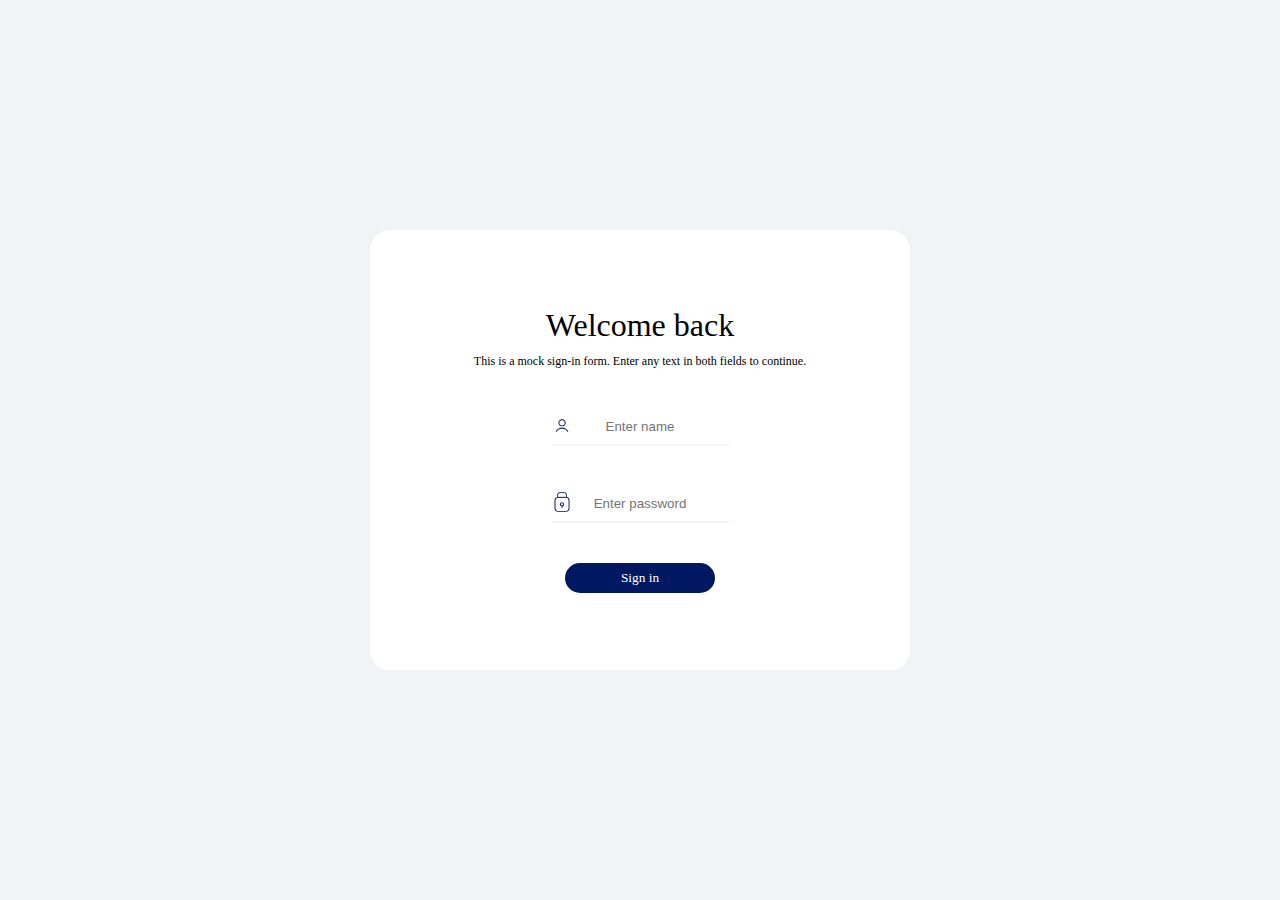
<file: index.html>
<!DOCTYPE html>
<html lang="en">
<head>
    <meta charset="UTF-8">
    <meta name="viewport" content="width=device-width, initial-scale=1.0">
    <title>Portfolio</title>
    <link rel="stylesheet" href="myStyles/stylesFirstPage.css">
</head>
<body onload="resetFields()">
    <div id="centerpiece">
        <label id="loginTitle">Welcome back</label>
        <label id="info">This is a mock sign-in form. Enter any text in both fields to continue.</label>

        <div class="input-container">
            <div class="input-wrapper">
                <img src="images/personIcon.png" alt="Name Logo" class="input-logo">
                <input id="nameInput" type="text" placeholder="Enter name">
            </div>
        </div>

        <div class="input-container">
            <div class="input-wrapper">
                <img src="images/passwordIcon.png" alt="Password Logo" class="input-logo">
                <input id="passwordInput" type="password" placeholder="Enter password">
            </div>
        </div>

        <button onclick= "validateAndNavigate()" id="loginButton" >Sign in</button>
    </div>
    <script src="scripts/index.js"></script>
</body>
</html>
</file>
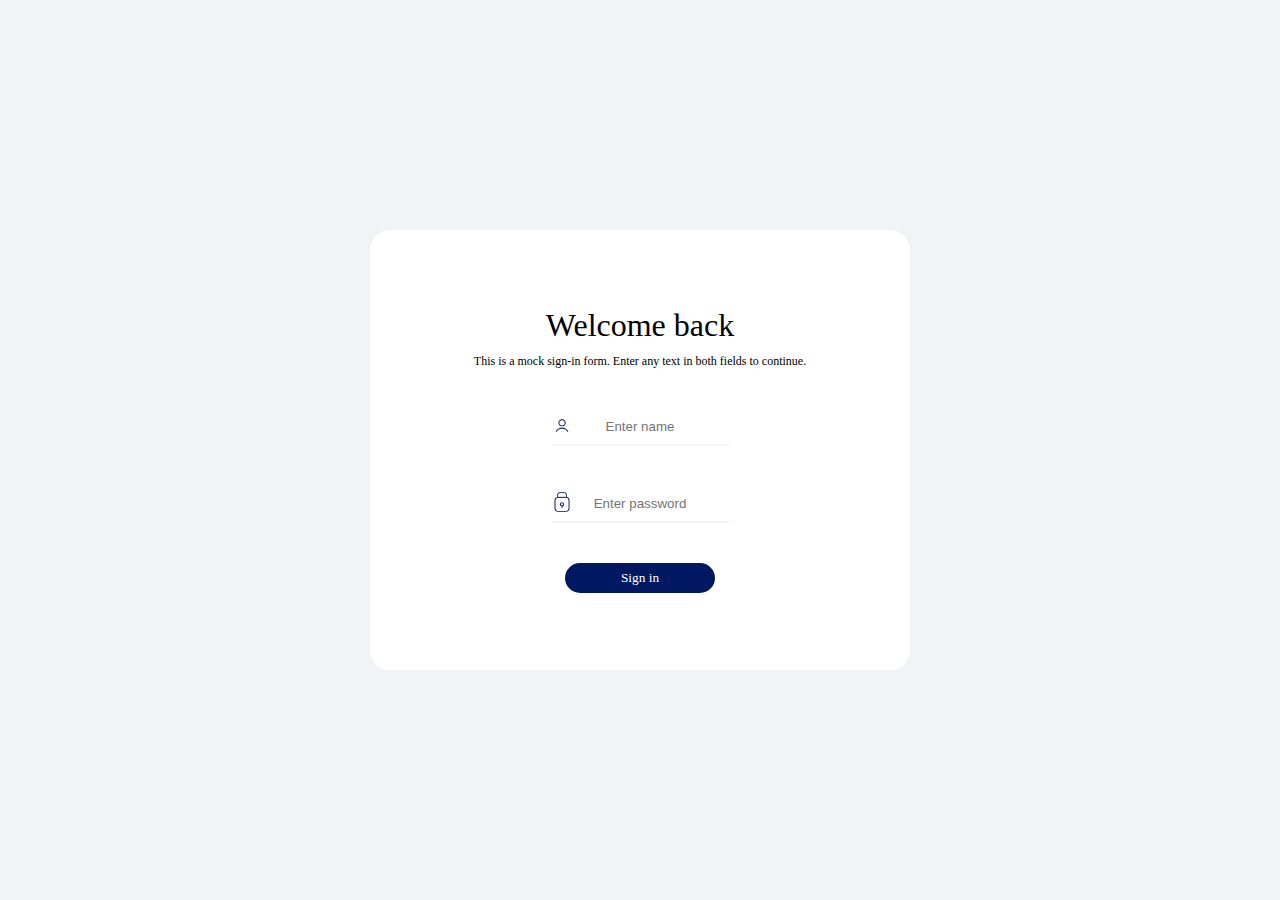
<file: local.html>
<!DOCTYPE html>
<html lang="en">
<head>
    <meta charset="UTF-8">
    <meta name="viewport" content="width=device-width, initial-scale=1.0">
    <title>Portfolio</title>
    <link rel="stylesheet" href="myStyles/stylesFirstPage.css">
</head>
<body onload="resetFields()">
    <div id="centerpiece">
        <label id="loginTitle">Welcome back</label>
        <label id="info">This is a mock sign-in form. Enter any text in both fields to continue.</label>

        <div class="input-container">
            <div class="input-wrapper">
                <img src="images/personIcon.png" alt="Name Logo" class="input-logo">
                <input id="nameInput" type="text" placeholder="Enter name">
            </div>
        </div>

        <div class="input-container">
            <div class="input-wrapper">
                <img src="images/passwordIcon.png" alt="Password Logo" class="input-logo">
                <input id="passwordInput" type="password" placeholder="Enter password">
            </div>
        </div>

        <button onclick= "validateAndNavigate()" id="loginButton" >Sign in</button>
    </div>
    <script src="scripts/index.js"></script>
</body>
</html>
</file>
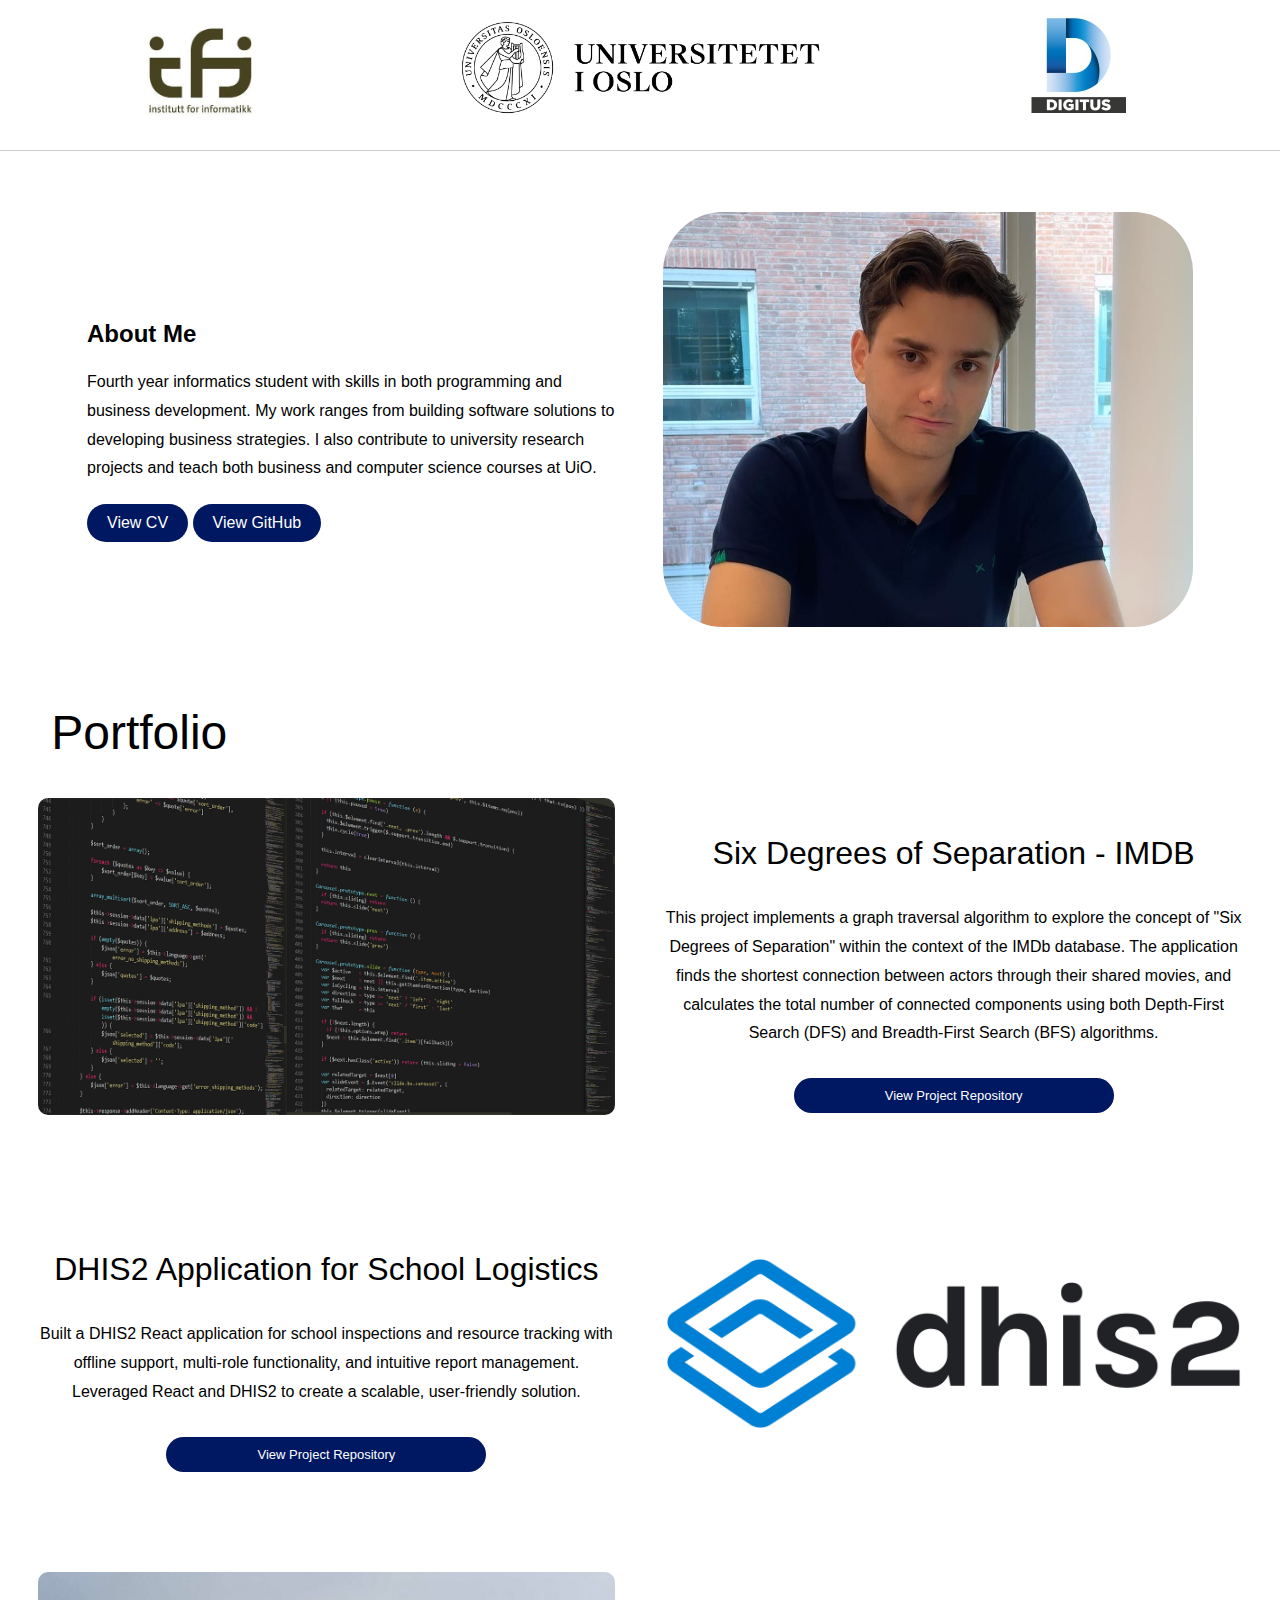
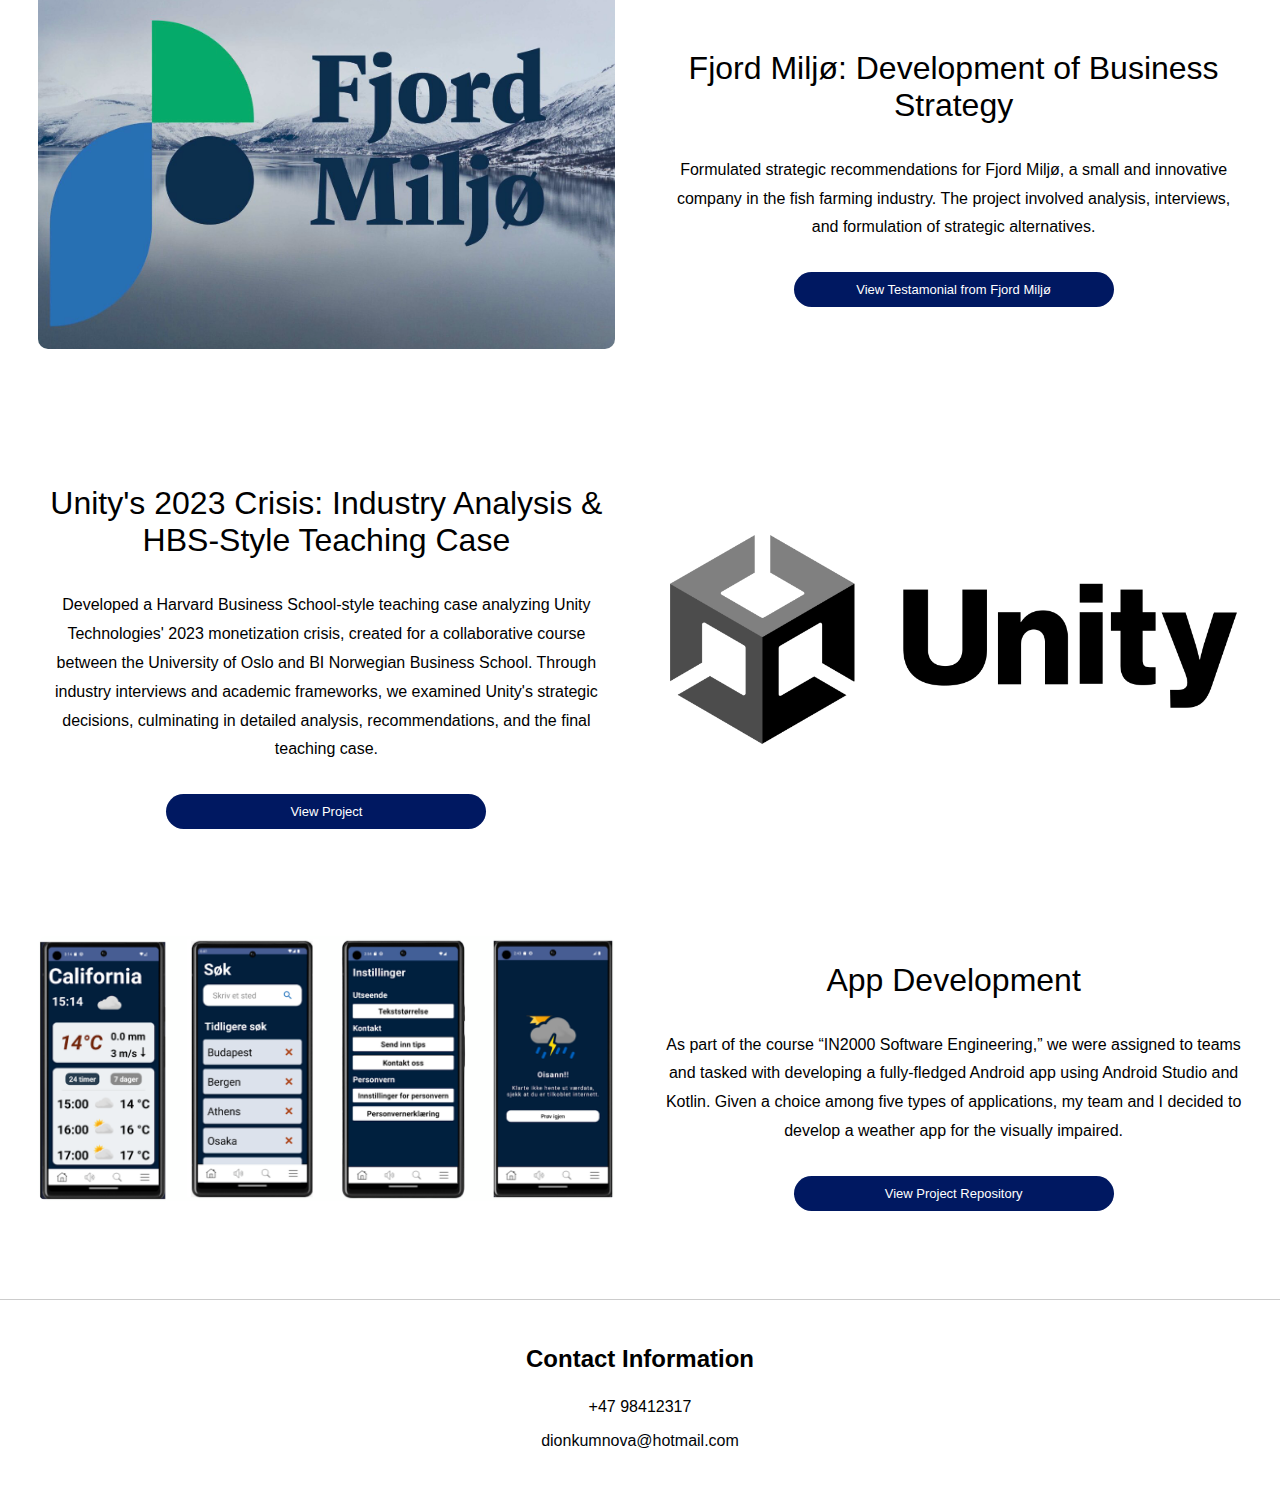
<file: mainpage.html>
<!DOCTYPE html>
<html lang="en">
<head>
    <meta charset="UTF-8">
    <meta name="viewport" content="width=device-width, initial-scale=1.0">
    <title>Main Page</title>
    <link rel="stylesheet" href="myStyles/stylesSecondPage.css">
</head>
<body>

    <header>
        <div class="logos">
            <a href="https://www.mn.uio.no/ifi/" target="_blank"><img src="images/ifiLogo.jpg" alt="IFI Logo" class="ifi-logo"></a>
            <a href="https://www.uio.no" target="_blank"><img src="images/uioLogo.png" alt="UIO Logo" class="uio-logo"></a>
            <a href="https://www.digitusuio.no" target="_blank"><img src="images/digitusuio_logo.jpeg" alt="Digitus UIO Logo"></a>
        </div>
    </header>
    
    <section class="intro">
        
        <div class="textbox">
            <h2>About Me</h2>
            <p>
                Fourth year informatics student with skills in both 
                programming and business development. My work ranges
                 from building software solutions to developing business
                  strategies. I also contribute to university research
                  projects and teach both business and computer science
                   courses at UiO.

            </p>
            <a href="assets/Dion_Kumnova_CV E.pdf" class="cv-button" target="_blank">View CV</a>
            <a href="https://github.com/DionKumnova" class="cv-button" target="_blank">View GitHub</a>

        </div>
        <div class="picture">
            <img src="images/profilbilde2.jpg" alt="Picture of myself">
        </div>
    </section>
    

    <!-- Terrible solution -->
    <section class="projects2">
        <div class="project2">
            <div class="project-textbox2"> Portfolio </div>
            <div class="project-textbox2"></div>
        </div>
    </section>


    <section class="projects">
      



        <div class="project">
            <div class="project-picture">
                <img src="images/progg.png" alt="Project 1 picture">
            </div>
            <div class="project-textbox">
                <h3>Six Degrees of Separation - IMDB</h3>
                <p>This project implements a graph traversal algorithm to explore the 
                    concept of "Six Degrees of Separation" within the context of the IMDb 
                    database. The application finds the shortest connection between actors 
                    through their shared movies, and calculates the total number of 
                    connected components using both Depth-First Search (DFS) and Breadth-First 
                    Search (BFS) algorithms.
                </p>
                <a href="https://github.com/DionKumnova/Six-degrees-of-separation---IMDB" class="project-button" target="_blank">View Project Repository </a>
            </div>
        </div>


        <div class="project">
            <div class="project-textbox">
                <h3>DHIS2 Application for School Logistics</h3>
                <p>Built a DHIS2 React application for school inspections and 
                    resource tracking with offline support, multi-role 
                    functionality, and intuitive report management. Leveraged React and DHIS2 to
                     create a scalable, user-friendly solution.
                </p>
                <a href="https://github.com/DionKumnova/DHIS2-School-Inspection-Application" class="project-button" target="_blank">View Project Repository </a>
            </div>
            <div class="project-picture">
                <img src="images/dhis2-logo-rgb-positive.png.webp" alt="Project 4 picture">
            </div>                         
        </div>

        <div class="project">
          
            <div class="project-picture">
                <img src="images/Fjordmiljo.png" alt="Project 2 picture">
            </div>  
            <div class="project-textbox">
                <h3>Fjord Miljø: Development of Business Strategy</h3>
                <p>Formulated strategic recommendations for Fjord Miljø, a small and 
                    innovative company in the fish farming industry. The project involved 
                    analysis, interviews, and formulation of strategic alternatives.
                </p>
                <a href="assets/testamonial from FM.pdf" class="project-button" target="_blank">View Testamonial from Fjord Miljø </a>
            </div>  
        </div>

        <div class="project">
            <div class="project-textbox">
                <h3>Unity's 2023 Crisis: Industry Analysis & HBS-Style Teaching Case</h3>
                <p>Developed a Harvard Business School-style teaching case analyzing
                     Unity Technologies' 2023 monetization crisis, created for a 
                     collaborative course between the University of Oslo and BI 
                     Norwegian Business School. Through industry interviews
                    and academic frameworks, we examined Unity's strategic decisions, 
                    culminating in detailed analysis, recommendations, and the final 
                    teaching case.
                </p>
                <a href="assets/ Digital Business Development - Unity Technologies.pdf" class="project-button" target="_blank">View Project </a>
            </div>
            <div class="project-picture">
                <img src="images/Unity-Logo.png" alt="Project 4 picture">
            </div>                         
        </div>


        <div class="project">
            <div class="project-picture">
                <img src="images/Picture of app.png" alt="Project 3 picture">
            </div>
            <div class="project-textbox">
                <h3>App Development</h3>
                <p>As part of the course “IN2000 Software Engineering,” we were assigned 
                    to teams and tasked with developing a fully-fledged Android app using 
                    Android Studio and Kotlin. Given a choice among five types of 
                    applications, my team and I decided to develop a weather app for the 
                    visually impaired.
                </p>
                <a href="https://github.com/DionKumnova/Weather-app" class="project-button" target="_blank">View Project Repository </a>
            </div>
        </div>

        
    </section>
    
    <footer>
        <h2>Contact Information</h2>
            <p> +47 98412317</p> 
            <p> <a href="mailto:your-email@example.com">dionkumnova@hotmail.com</a></p> 
    </footer>
</body>
</html>
</file>
<file: myStyles/stylesFirstPage.css>
body{
    margin: 0;
    display: flex;
    justify-content: center;
    align-items: center;
    height: 100vh;
    background-color: hsla(220, 13%, 95%, 0.883);
}

#centerpiece{
    padding: 20px; 
    width: 500px; 
    height: 400px;
    background-color: #ffffff; 
    border-radius: 20px; 
    align-items: center;
    flex-direction: column;
    justify-content: center;
    display: flex;
    z-index: 2;   
}

#loginTitle{
    border: none;
    color: #000000;
    font-size: 2rem;
    cursor: pointer;
}

#info{
    padding-top: 10px;
    padding-bottom: 40px;
    font-size: 12px;
}

#nameInput, #passwordInput{

        padding: 10px 0; 
        border: none; 
        border-bottom: 2px solid hsla(220, 13%, 95%, 0.883); 
        border-radius: 0; 
        box-sizing: border-box; 
        outline: none; 
        background-color: transparent; 
        box-shadow: none; 
        appearance: none;
        text-align: center;
        margin-bottom: 40px; 

}

.input-wrapper {
    position: relative; 
}

.input-logo {
    width: 20px; 
    position: absolute;
    left: -0px; 
    transform: translateY(30%);
}


button{
    width: 150px;
    height: 30px;
    border-radius: 50px;
    border: none;
    background-color: #001861;
    color: rgb(255, 255, 255);
    font-family: 'Times New Roman', Times, serif;
    padding-top: 30;
}

button:hover {
    background-color: #128cbc;
    
}
</file>
<file: myStyles/stylesSecondPage.css>
body {
    margin: 0;
    font-family: Arial, sans-serif;
    background-color: #ffffff;
    color: #000000;
}

header {
    padding: 1%; 
    text-align: center;
    border-bottom: 1px solid #ccc;
}

button {
    display: inline-block;
    background-color: #001861;
    color: #fff;
    text-decoration: none;
    border-radius: 5px;
    border: none;
    font-family: Arial, sans-serif;
}

header .logos {
    display: grid;
    grid-template-columns: repeat(auto-fit, minmax(100px, 3fr));
    gap: 5%;  
    justify-items: center;
}

header .logos img {
    max-width: 100px;
    max-height: 100px;
}

header .logos .ifi-logo {
    max-width: 200px; 
    max-height: 120px;
}

header .logos .uio-logo {
    max-width: 400px; 
    max-height: 300px;
}

.intro {
    display: flex;
    justify-content: center;
    align-items: center;
    padding: 5%;  
    padding-top: 3%;
    padding-bottom: 3%;

    text-align: left;
    font-family: Arial, sans-serif;
}

.intro .picture, .intro .textbox {
    margin: 2%;  
    width: 48%;  
    max-width: 600px;  
}

.intro .picture img {
    width: 100%; 
    height: auto;
    border-radius: 60px;
}

.cv-button {
    display: inline-block;
    margin-top: 5px;
    padding: 10px 20px;
    background-color: #001861;
    color: #fff;
    text-decoration: none;
    border-radius: 50px;
    font-size: 1em;
    transition: background-color 0.3s ease;
    font-family: Arial, sans-serif;
}

.project-button {
    padding: 10px; 
    max-width: 300px;  
    background-color: #001861;
    color: #fff;
    text-decoration: none;
    border-radius: 50px;
    transition: background-color 0.3s ease;
    font-size: small;
    display: block;
    margin-top: 30px;
    margin-left: auto; 
    margin-right: auto; 
    font-family: Arial, sans-serif;
}

.intro .cv-button:hover {
    background-color: #128cbc;
}

.project-button:hover {
    background-color: #128cbc; 
}

.portfolio {
    padding: 0; 
    text-align: center;
    font-family: Arial, sans-serif;
    margin-bottom: 0; 
    font-size: 2em; 
    margin-top: 4%;
    margin-right: 70%;
   

}

.portfolio h2 {
    font-weight: normal; 
}




.projects {
    padding: 1%;  
    text-align: center;
    font-family: Arial, sans-serif;
    margin-top: 0; 
}

.projects .project {
    display: flex;
    justify-content: center;
    align-items: center;
    margin-bottom: 4%; 
    text-align: center; 
}

.projects .project .project-picture, .projects .project .project-textbox {
    margin: 2%;  
    width: 48%;  
    max-width: 600px;  
    text-align: center;
}




.projects2 {
    text-align: center;
    font-family: Arial, sans-serif;
    margin-top: 1%; 
    margin-left: 4%;
    margin-bottom: 0%;
}

.projects2 .project2 {
    display: flex;
    justify-content: center;
    margin: 0px;

}

.projects2 .project2 .project-textbox2 {
    width: 48%;  
    max-width: 600px;  
    text-align: left;
    font-size: 3em;
    padding-right: 3%;
    font-weight: normal;
}




.projects .project .project-picture img {
    width: 100%;
    height: auto;
    border-radius: 10px;
}

.projects .project h3 {
    font-size: 2em; 
    font-weight: normal; 
}

footer {
    padding: 2%; 
    text-align: center;
    border-top: 1px solid #ccc;
    font-family: Arial, sans-serif;
}

.contact-info {
    display: flex;
    justify-content: center;
    gap: 20px; 
}

footer p {
    margin: 5px 0; 
}

footer a {
    color: #000408;
    text-decoration: none;
}


p {
    line-height: 1.8; 
    font-family: Arial, sans-serif;
}
</file>
